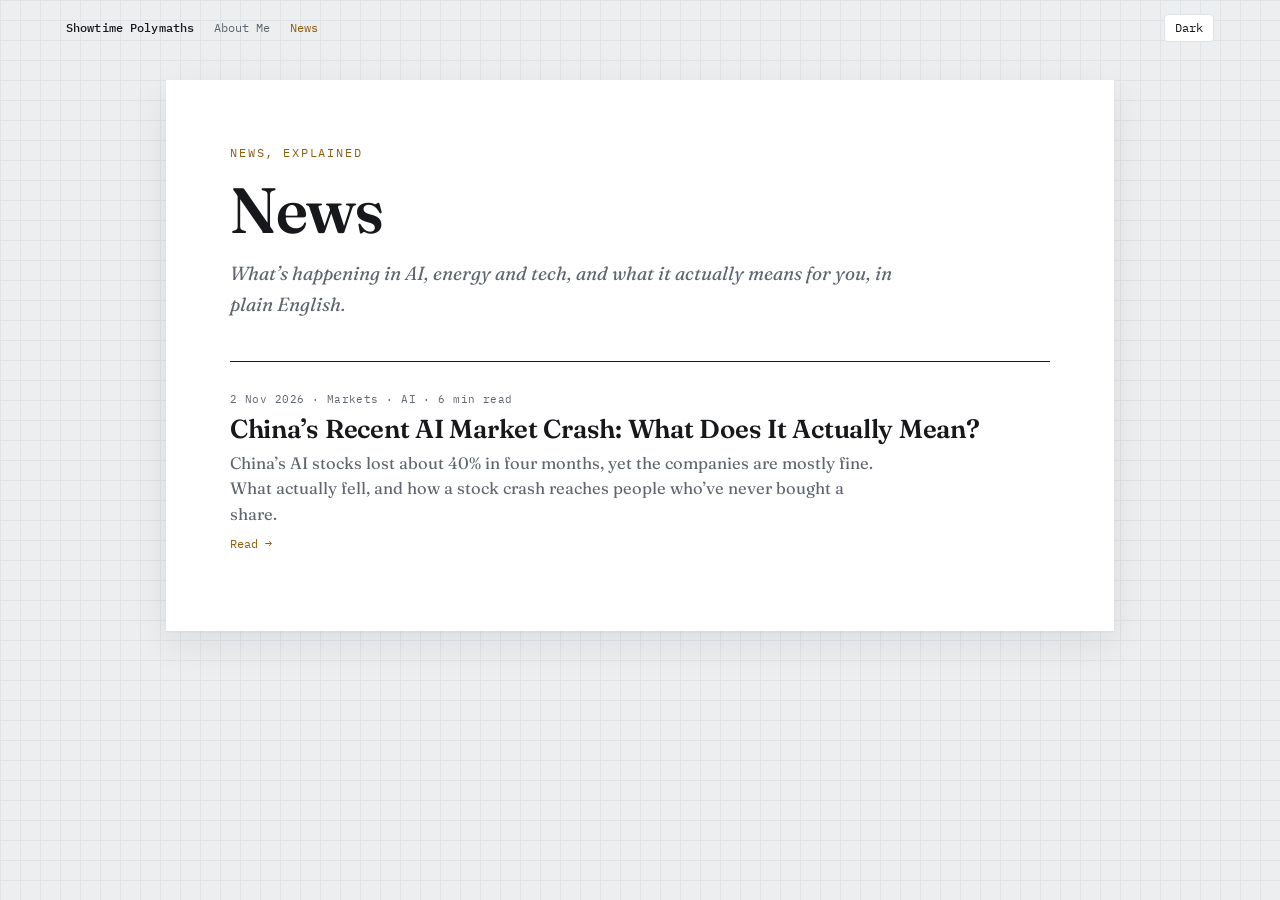
<file: news/index.html>
<!doctype html>
<html lang="en">
<head>
<meta charset="utf-8">
<meta name="viewport" content="width=device-width, initial-scale=1">
<title>Showtime Polymaths News</title>
<meta name="description" content="Showtime Polymaths · News: what's happening in AI, energy and tech, explained in plain English.">
<link rel="icon" href="../assets/favicon.svg" type="image/svg+xml">
<meta property="og:type" content="website">
<meta property="og:site_name" content="Showtime Polymaths">
<meta property="og:title" content="News · Showtime Polymaths">
<meta property="og:description" content="What’s happening in AI, energy and tech, explained in plain English.">
<meta name="twitter:card" content="summary">
<script>try{var t=localStorage.getItem('pj-theme');if(t)document.documentElement.setAttribute('data-theme',t);}catch(e){}</script>
<link rel="preconnect" href="https://fonts.googleapis.com">
<link rel="preconnect" href="https://fonts.gstatic.com" crossorigin>
<link rel="stylesheet" href="https://fonts.googleapis.com/css2?family=Fraunces:ital,opsz,wght@0,9..144,400;0,9..144,600;0,9..144,700;1,9..144,400&family=Inter:wght@400;500&family=IBM+Plex+Mono:wght@400;500&display=swap">
<link rel="stylesheet" href="../assets/css/base.css?v=4">
<link rel="stylesheet" href="../assets/css/hub.css?v=3">
<script defer src="../assets/js/site.js?v=2"></script>
<script defer src="../assets/js/catalog.js?v=6"></script>
<script defer src="../assets/js/hub.js?v=3"></script>
</head>
<body class="hub-body" data-root="../">
<header class="topbar">
  <nav class="sitenav" aria-label="Site"><a class="brand" href="../index.html">Showtime Polymaths</a><a class="navlink" href="../about.html">About Me</a><a class="navlink here" href="../news/index.html" aria-current="page">News</a></nav>
  <div class="tools">
    <button class="btn" type="button" data-action="theme">Dark</button>
  </div>
</header>
<main class="hub">
  <div class="sheet">
    <div class="kicker">News, explained</div>
    <h1>News</h1>
    <p class="lede">What’s happening in AI, energy and tech, and what it actually means for you, in plain English.</p>
    <hr class="rule">
    <div data-hub="news"></div>
  </div>
</main>
</body>
</html>
</file>
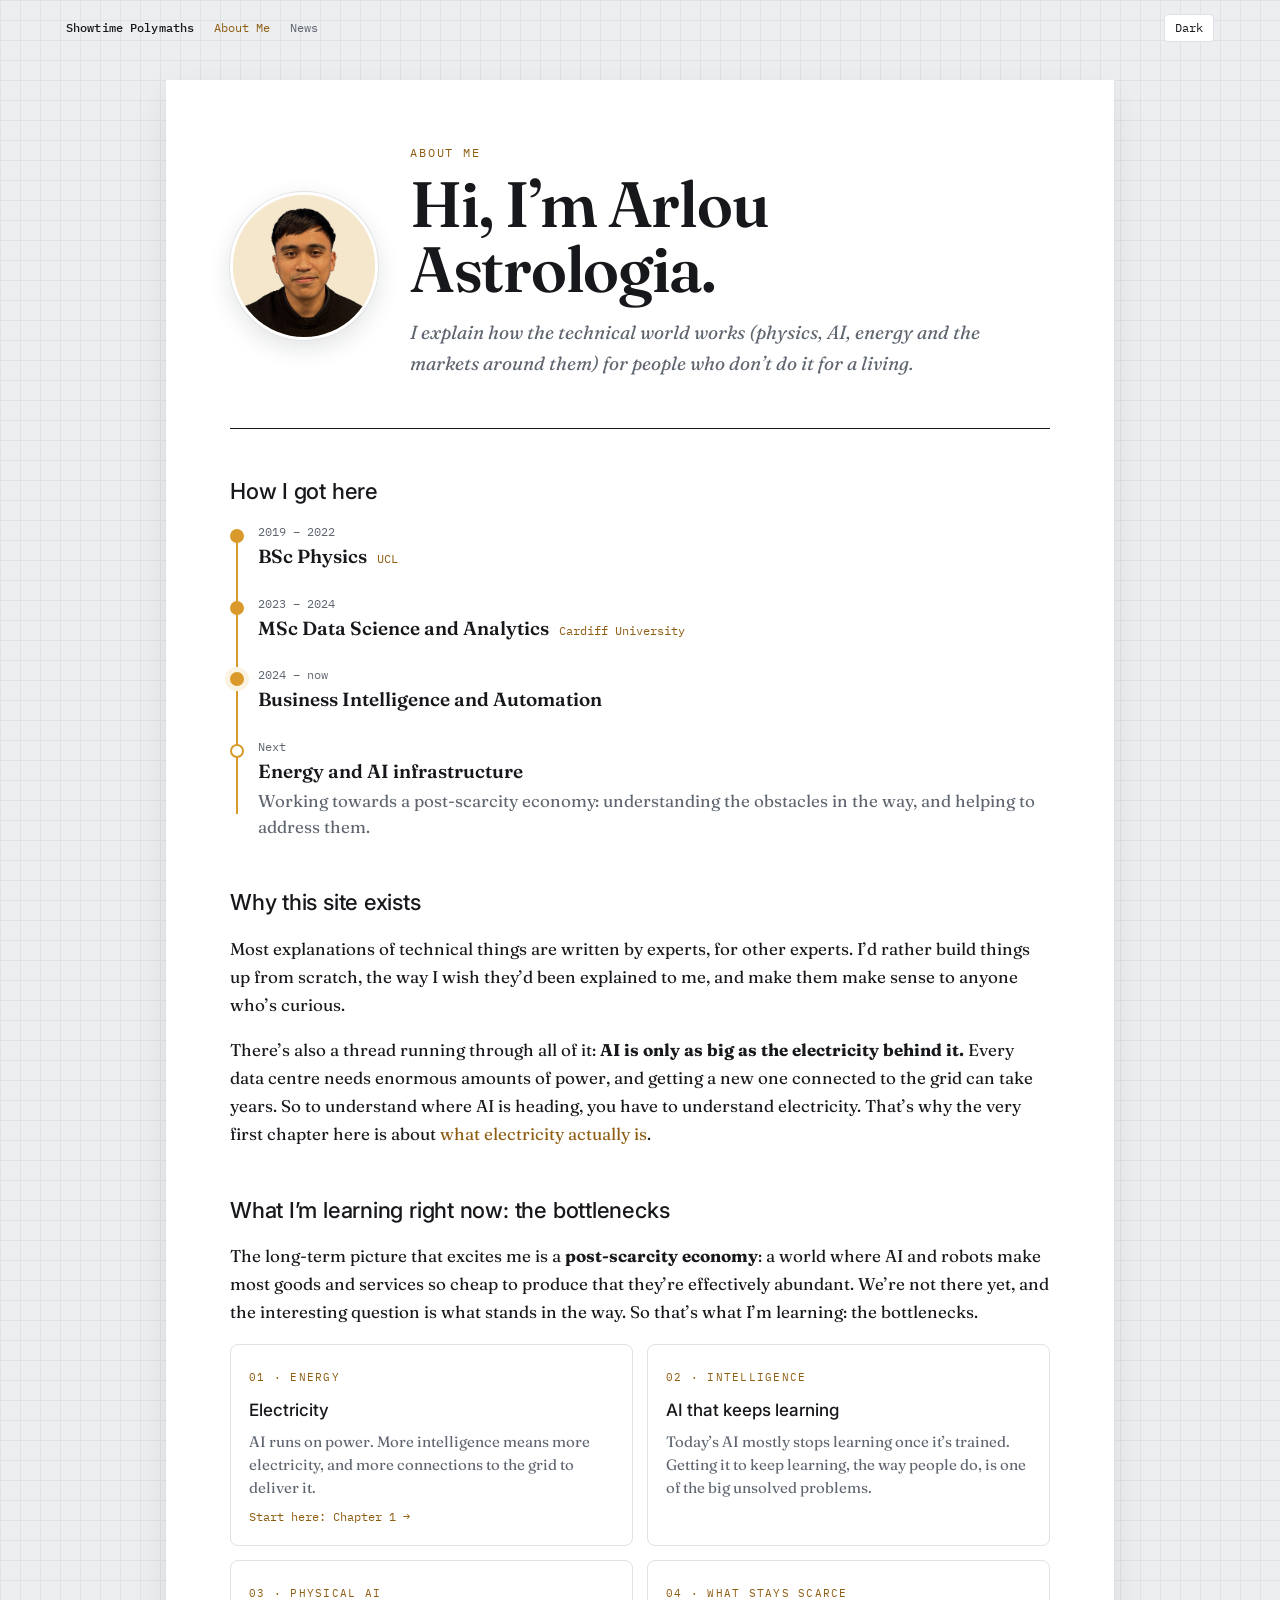
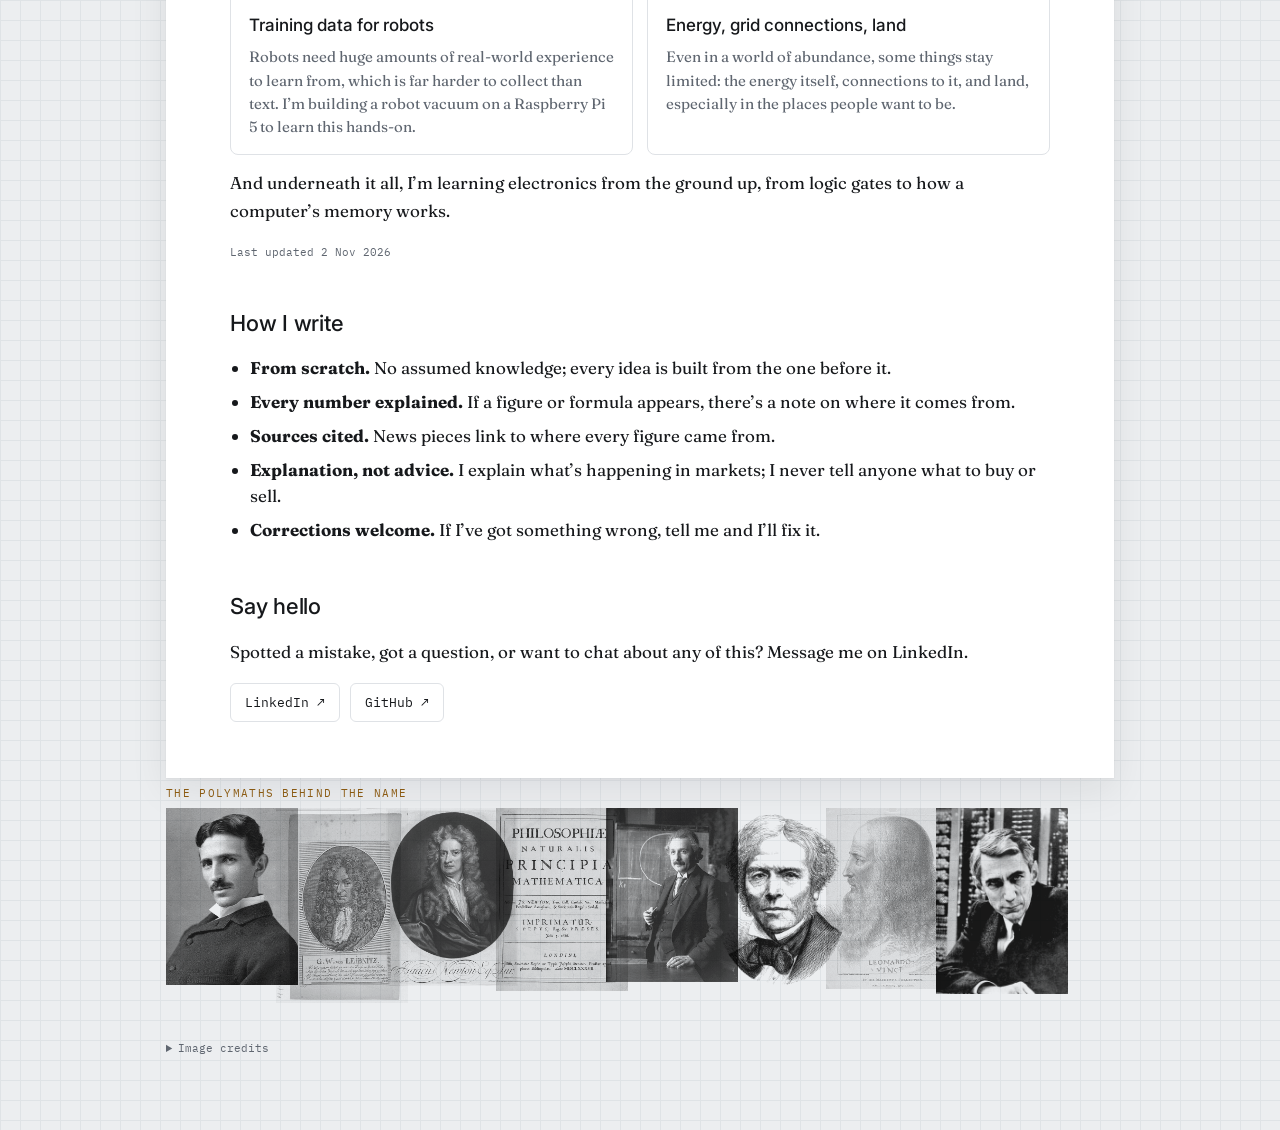
<file: about.html>
<!doctype html>
<html lang="en">
<head>
<meta charset="utf-8">
<meta name="viewport" content="width=device-width, initial-scale=1">
<title>About Arlou Astrologia</title>
<meta name="description" content="About Arlou Astrologia: physics graduate and data scientist explaining how physics, AI, energy and markets work, for people who don't do it for a living.">
<link rel="icon" href="assets/favicon.svg" type="image/svg+xml">
<meta property="og:type" content="profile">
<meta property="og:site_name" content="Showtime Polymaths">
<meta property="og:title" content="About Me · Showtime Polymaths">
<meta property="og:description" content="I explain how the technical world works (physics, AI, energy and the markets around them) for people who don’t do it for a living.">
<meta property="og:image" content="https://arlou022.github.io/showtime-polymaths/assets/about/arlou.jpg">
<meta name="twitter:card" content="summary">
<script>try{var t=localStorage.getItem('pj-theme');if(t)document.documentElement.setAttribute('data-theme',t);}catch(e){}</script>
<link rel="preconnect" href="https://fonts.googleapis.com">
<link rel="preconnect" href="https://fonts.gstatic.com" crossorigin>
<link rel="stylesheet" href="https://fonts.googleapis.com/css2?family=Fraunces:ital,opsz,wght@0,9..144,400;0,9..144,600;0,9..144,700;1,9..144,400&family=Inter:wght@400;500&family=IBM+Plex+Mono:wght@400;500&display=swap">
<link rel="stylesheet" href="assets/css/base.css?v=4">
<link rel="stylesheet" href="assets/css/hub.css?v=3">
<link rel="stylesheet" href="assets/css/about.css?v=1">
<script defer src="assets/js/site.js?v=2"></script>
<script defer src="assets/js/moodboard.js?v=3"></script>
</head>
<body class="hub-body" data-root="">
<header class="topbar">
  <nav class="sitenav" aria-label="Site"><a class="brand" href="index.html">Showtime Polymaths</a><a class="navlink here" href="about.html" aria-current="page">About Me</a><a class="navlink" href="news/index.html">News</a></nav>
  <div class="tools">
    <button class="btn" type="button" data-action="theme">Dark</button>
  </div>
</header>
<main class="hub">
  <div class="sheet">

    <div class="about-hero">
      <div class="avatar"><img src="assets/about/arlou.jpg?v=1" alt="Arlou Astrologia" width="375" height="375"></div>
      <div class="who">
        <div class="kicker">About me</div>
        <h1>Hi, I’m Arlou Astrologia.</h1>
        <p class="lede">I explain how the technical world works (physics, AI, energy and the markets around them) for people who don’t do it for a living.</p>
      </div>
    </div>

    <hr class="rule">

    <section class="about-sec" id="route">
      <h2>How I got here</h2>
      <ol class="route">
        <li>
          <span class="when">2019 – 2022</span>
          <span class="what">BSc Physics <small>UCL</small></span>
        </li>
        <li>
          <span class="when">2023 – 2024</span>
          <span class="what">MSc Data Science and Analytics <small>Cardiff University</small></span>
        </li>
        <li class="now">
          <span class="when">2024 – now</span>
          <span class="what">Business Intelligence and Automation</span>
        </li>
        <li class="next">
          <span class="when">Next</span>
          <span class="what">Energy and AI infrastructure</span>
          <span class="note">Working towards a post-scarcity economy: understanding the obstacles in the way, and helping to address them.</span>
        </li>
      </ol>
    </section>

    <section class="about-sec" id="why">
      <h2>Why this site exists</h2>
      <p>Most explanations of technical things are written by experts, for other experts. I’d rather build things up from scratch, the way I wish they’d been explained to me, and make them make sense to anyone who’s curious.</p>
      <p>There’s also a thread running through all of it: <strong>AI is only as big as the electricity behind it.</strong> Every data centre needs enormous amounts of power, and getting a new one connected to the grid can take years. So to understand where AI is heading, you have to understand electricity. That’s why the very first chapter here is about <a href="physics/electromagnetism/ch01-charge-to-ohms-law.html">what electricity actually is</a>.</p>
    </section>

    <section class="about-sec" id="now">
      <h2>What I’m learning right now: the bottlenecks</h2>
      <p>The long-term picture that excites me is a <strong>post-scarcity economy</strong>: a world where AI and robots make most goods and services so cheap to produce that they’re effectively abundant. We’re not there yet, and the interesting question is what stands in the way. So that’s what I’m learning: the bottlenecks.</p>
      <div class="bottlenecks">
        <div class="bn">
          <span class="tag">01 · Energy</span>
          <h3>Electricity</h3>
          <p>AI runs on power. More intelligence means more electricity, and more connections to the grid to deliver it.</p>
          <a href="physics/electromagnetism/ch01-charge-to-ohms-law.html">Start here: Chapter 1 →</a>
        </div>
        <div class="bn">
          <span class="tag">02 · Intelligence</span>
          <h3>AI that keeps learning</h3>
          <p>Today’s AI mostly stops learning once it’s trained. Getting it to keep learning, the way people do, is one of the big unsolved problems.</p>
        </div>
        <div class="bn">
          <span class="tag">03 · Physical AI</span>
          <h3>Training data for robots</h3>
          <p>Robots need huge amounts of real-world experience to learn from, which is far harder to collect than text. I’m building a robot vacuum on a Raspberry Pi 5 to learn this hands-on.</p>
        </div>
        <div class="bn">
          <span class="tag">04 · What stays scarce</span>
          <h3>Energy, grid connections, land</h3>
          <p>Even in a world of abundance, some things stay limited: the energy itself, connections to it, and land, especially in the places people want to be.</p>
        </div>
      </div>
      <p>And underneath it all, I’m learning electronics from the ground up, from logic gates to how a computer’s memory works.</p>
      <p class="updated">Last updated 2 Nov 2026</p>
    </section>

    <section class="about-sec" id="how">
      <h2>How I write</h2>
      <ul class="principles">
        <li><strong>From scratch.</strong> No assumed knowledge; every idea is built from the one before it.</li>
        <li><strong>Every number explained.</strong> If a figure or formula appears, there’s a note on where it comes from.</li>
        <li><strong>Sources cited.</strong> News pieces link to where every figure came from.</li>
        <li><strong>Explanation, not advice.</strong> I explain what’s happening in markets; I never tell anyone what to buy or sell.</li>
        <li><strong>Corrections welcome.</strong> If I’ve got something wrong, tell me and I’ll fix it.</li>
      </ul>
    </section>

    <section class="about-sec" id="contact">
      <h2>Say hello</h2>
      <p>Spotted a mistake, got a question, or want to chat about any of this? Message me on LinkedIn.</p>
      <div class="contact">
        <a href="https://www.linkedin.com/in/arlouastrologia/" target="_blank" rel="noopener">LinkedIn ↗</a>
        <a href="https://github.com/arlou022" target="_blank" rel="noopener">GitHub ↗</a>
      </div>
    </section>

  </div>
</main>
</body>
</html>
</file>
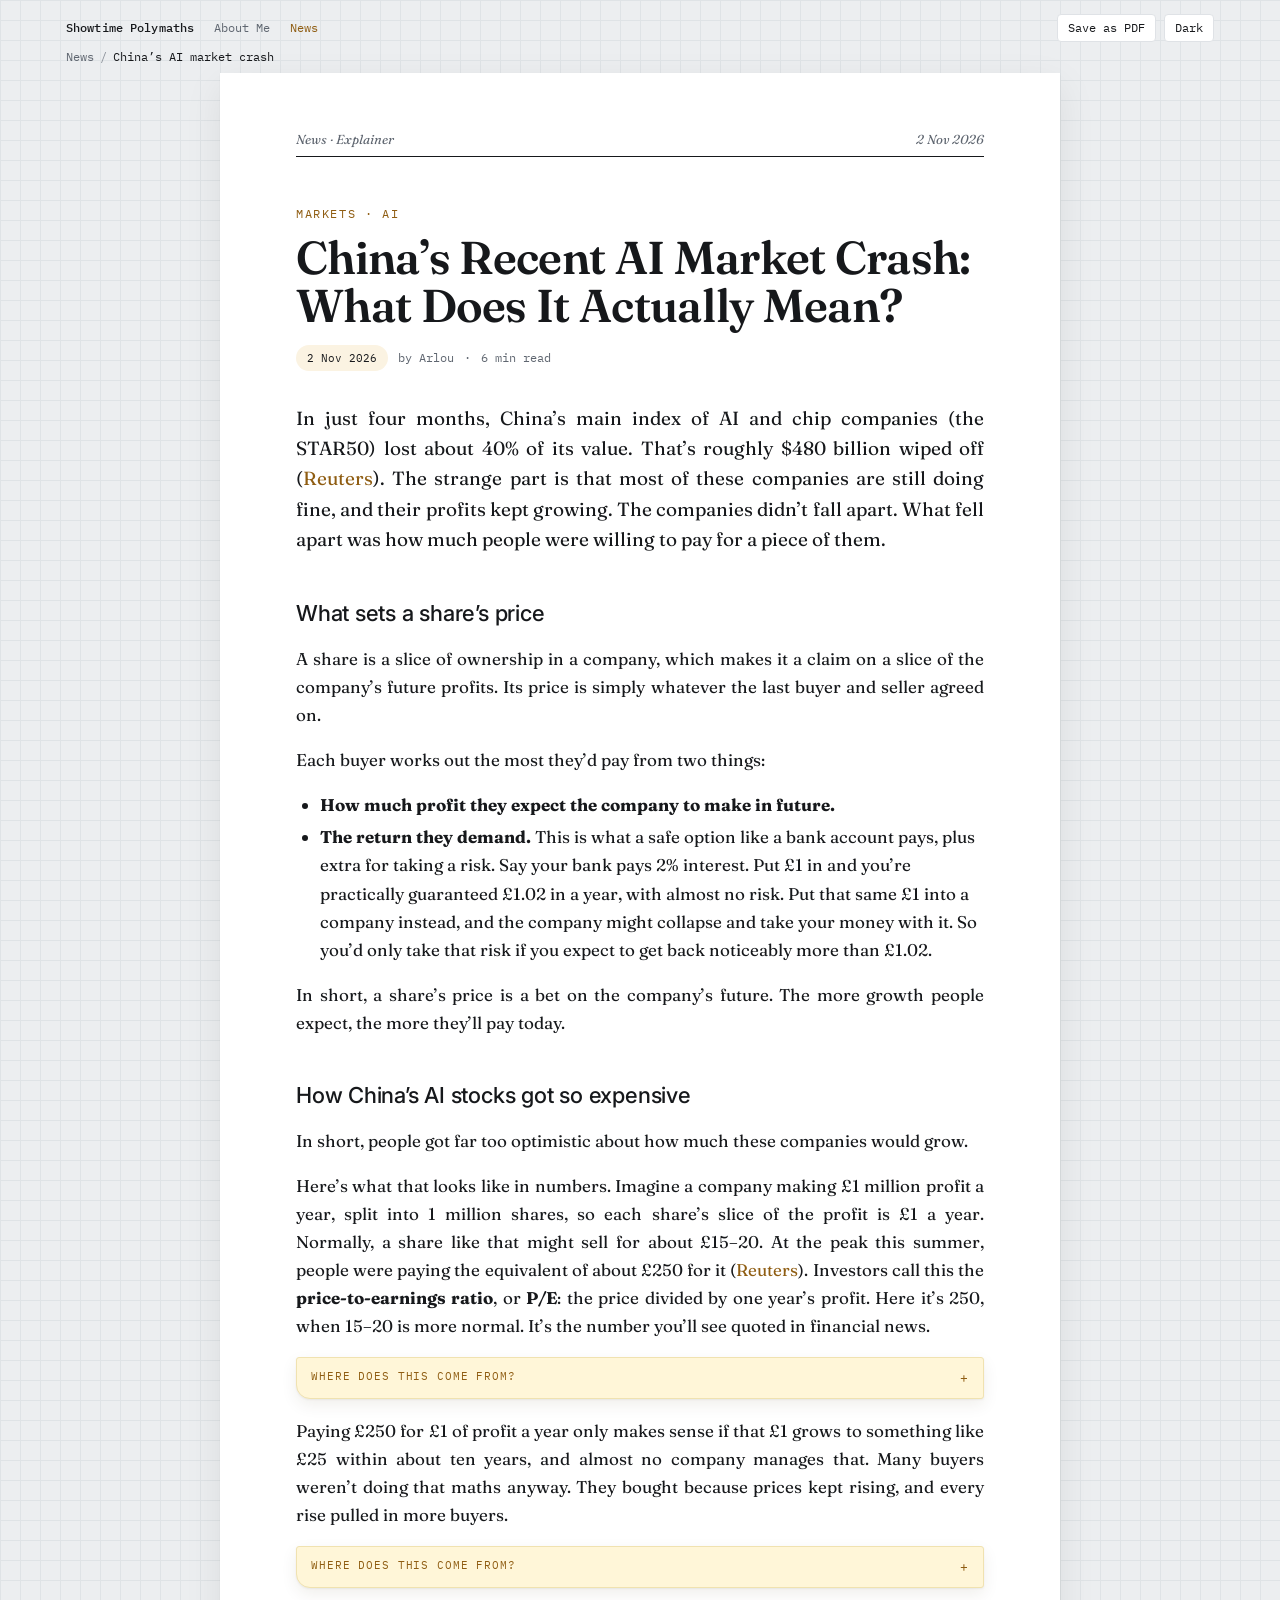
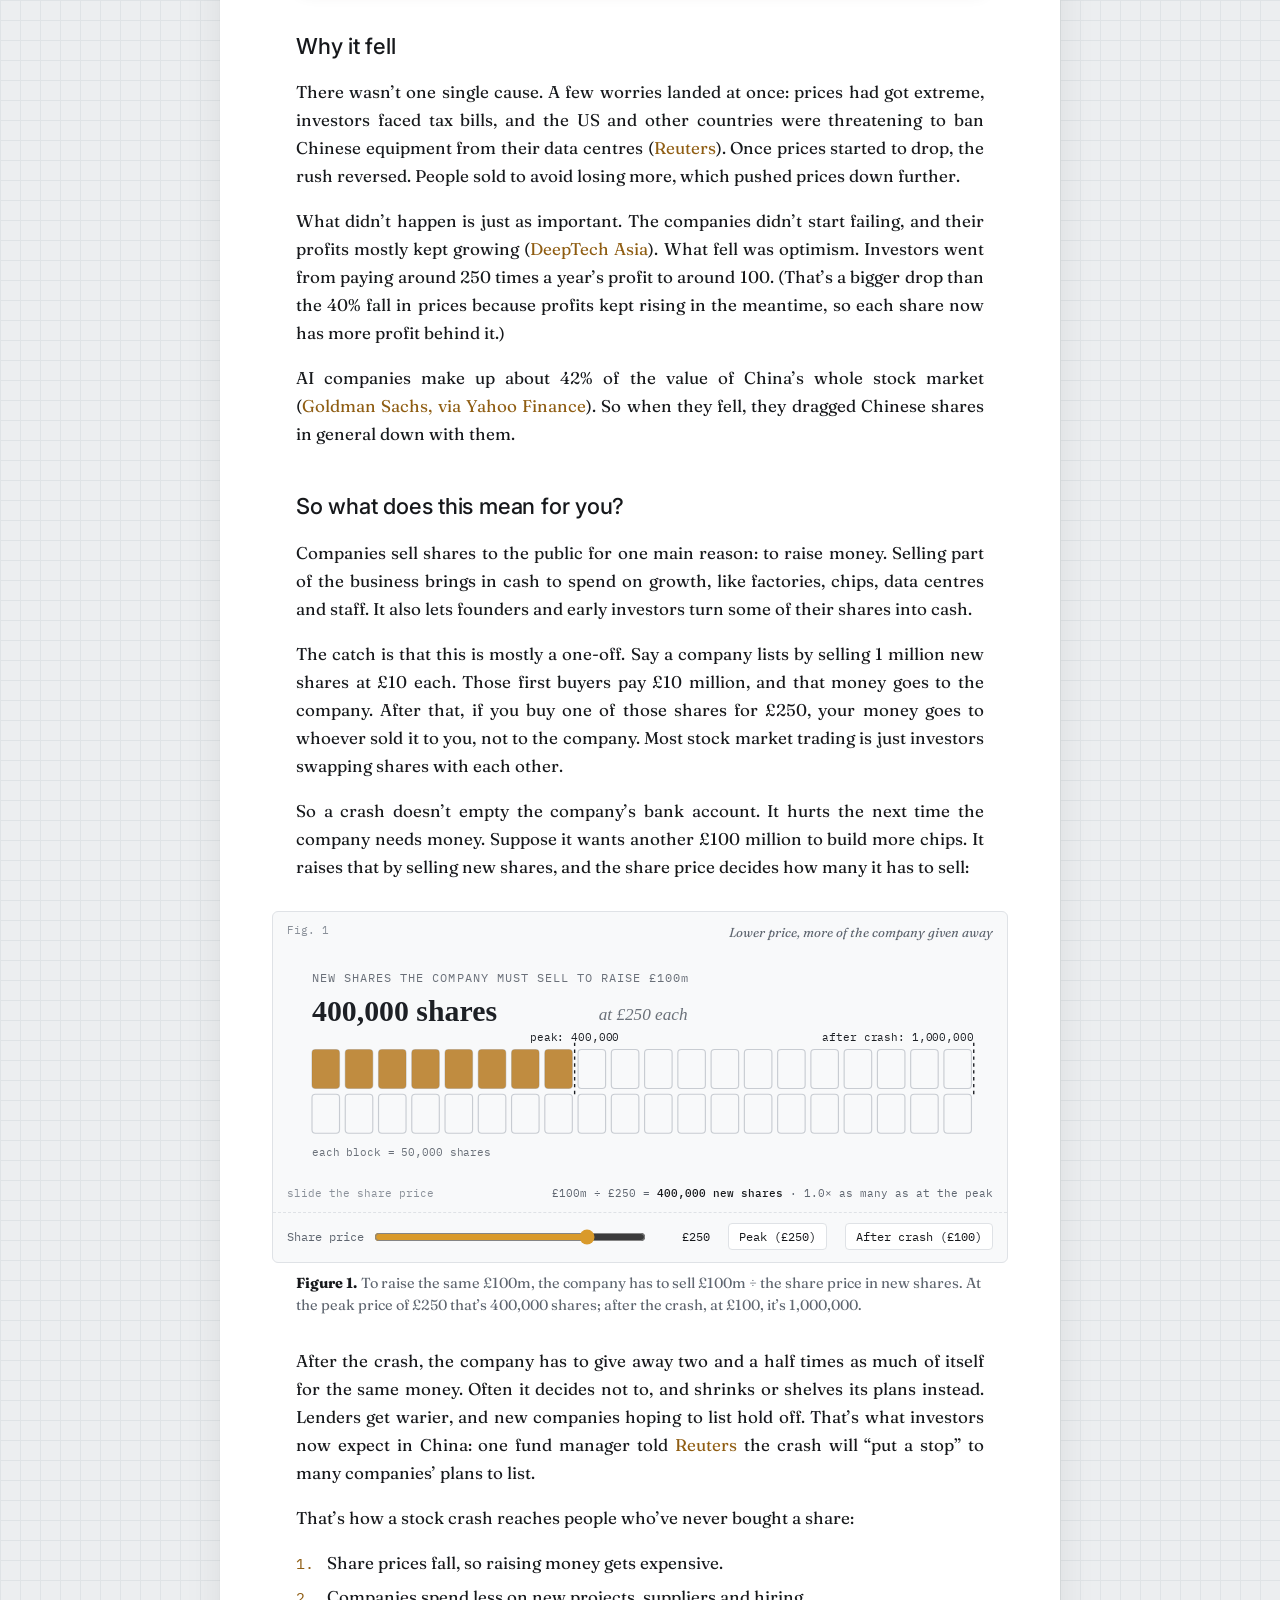
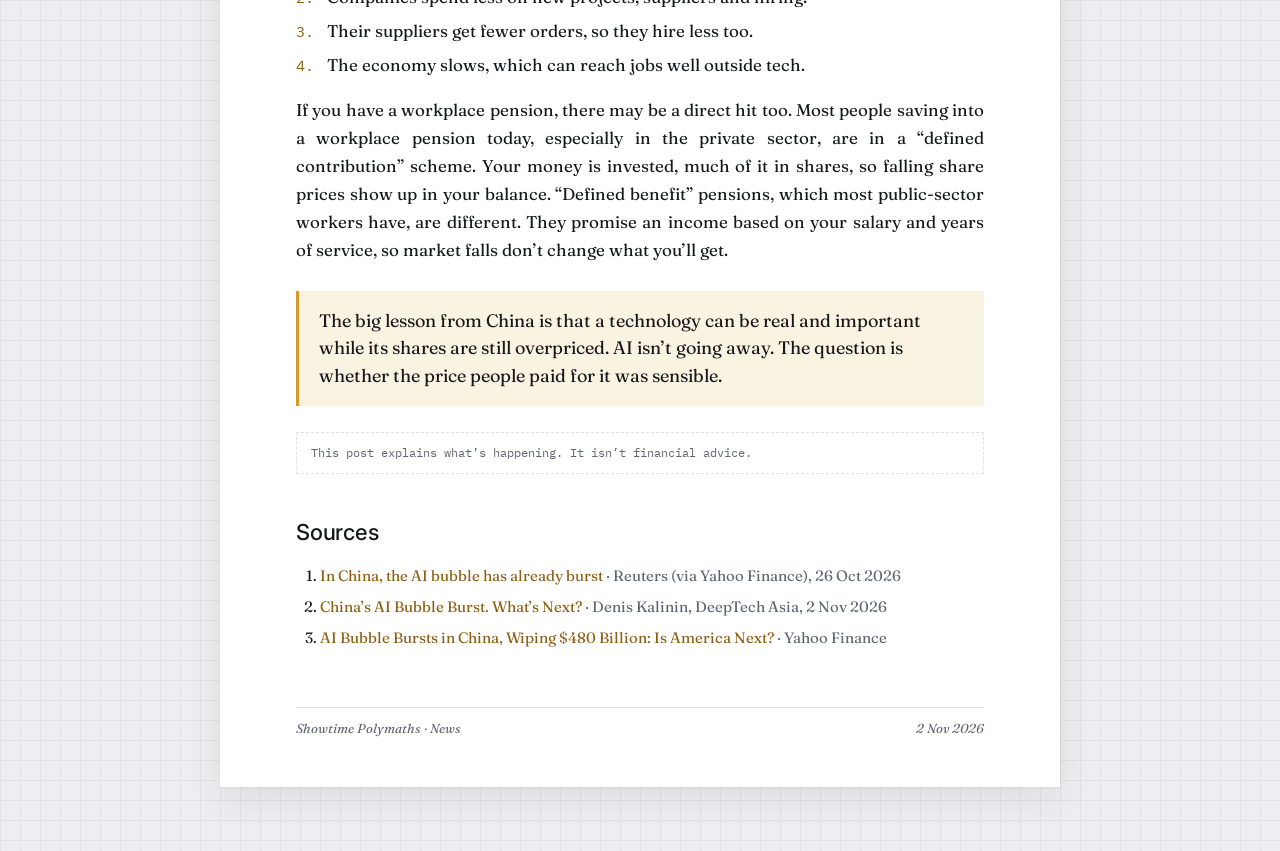
<file: news/2026-11-02-china-ai-market-crash.html>
<!doctype html>
<html lang="en">
<head>
<meta charset="utf-8">
<meta name="viewport" content="width=device-width, initial-scale=1">
<title>China's AI Market Crash</title>
<meta name="description" content="China's AI stocks lost about 40% in four months, yet the companies are mostly fine. What actually fell, and how a stock crash reaches people who've never bought a share.">
<link rel="icon" href="../assets/favicon.svg" type="image/svg+xml">
<meta property="og:type" content="article">
<meta property="og:site_name" content="Showtime Polymaths">
<meta property="og:title" content="China’s Recent AI Market Crash: What Does It Actually Mean?">
<meta property="og:description" content="China’s AI stocks lost about 40% in four months, yet the companies are mostly fine. Here’s what actually fell, and why it matters to you.">
<meta name="twitter:card" content="summary">
<script>try{var t=localStorage.getItem('pj-theme');if(t)document.documentElement.setAttribute('data-theme',t);}catch(e){}</script>
<link rel="preconnect" href="https://fonts.googleapis.com">
<link rel="preconnect" href="https://fonts.gstatic.com" crossorigin>
<link rel="stylesheet" href="https://fonts.googleapis.com/css2?family=Fraunces:ital,opsz,wght@0,9..144,400;0,9..144,600;0,9..144,700;1,9..144,400&family=Inter:wght@400;500&family=IBM+Plex+Mono:wght@400;500&display=swap">
<link rel="stylesheet" href="../assets/css/base.css?v=4">
<link rel="stylesheet" href="../assets/css/notes.css?v=5">
<link rel="stylesheet" href="../assets/css/news.css?v=1">
<script defer src="../assets/js/site.js?v=2"></script>
<script defer src="../assets/js/fig-kit.js?v=2"></script>
<script defer src="../assets/js/figures/raise.js?v=1"></script>
<script defer src="../assets/js/notes.js?v=5"></script>
</head>
<body data-chapter="news-2026-11-02" data-article>

<header class="topbar">
  <nav class="sitenav" aria-label="Site"><a class="brand" href="../index.html">Showtime Polymaths</a><a class="navlink" href="../about.html">About Me</a><a class="navlink here" href="../news/index.html" aria-current="page">News</a></nav>
  <div class="tools">
    <button class="btn" type="button" data-action="print">Save as PDF</button>
    <button class="btn" type="button" data-action="theme">Dark</button>
  </div>
</header>
<nav class="crumbs crumbrow" aria-label="Breadcrumb"><a href="index.html">News</a><span class="sep">/</span><span class="here">China’s AI market crash</span></nav>

<div class="shell">
  <main class="page">
    <div class="running-head"><span>News · Explainer</span><span>2 Nov 2026</span></div>

    <div class="title-block">
      <div class="chapter-label">Markets · AI</div>
      <h1>China’s Recent AI Market Crash: What Does It Actually Mean?</h1>
      <div class="article-meta"><span class="pill">2 Nov 2026</span><span>by Arlou</span><span>·</span><span>6 min read</span></div>
    </div>

    <p class="article-lede">In just four months, China’s main index of AI and chip companies (the STAR50) lost about 40% of its value. That’s roughly $480 billion wiped off (<a href="https://finance.yahoo.com/markets/stocks/articles/analysis-china-ai-bubble-already-120038616.html" target="_blank" rel="noopener">Reuters</a>). The strange part is that most of these companies are still doing fine, and their profits kept growing. The companies didn’t fall apart. What fell apart was how much people were willing to pay for a piece of them.</p>

    <section class="art" id="price">
      <h2>What sets a share’s price</h2>
      <p>A share is a slice of ownership in a company, which makes it a claim on a slice of the company’s future profits. Its price is simply whatever the last buyer and seller agreed on.</p>
      <p>Each buyer works out the most they’d pay from two things:</p>
      <ul>
        <li><strong>How much profit they expect the company to make in future.</strong></li>
        <li><strong>The return they demand.</strong> This is what a safe option like a bank account pays, plus extra for taking a risk. Say your bank pays 2% interest. Put £1 in and you’re practically guaranteed £1.02 in a year, with almost no risk. Put that same £1 into a company instead, and the company might collapse and take your money with it. So you’d only take that risk if you expect to get back noticeably more than £1.02.</li>
      </ul>
      <p>In short, a share’s price is a bet on the company’s future. The more growth people expect, the more they’ll pay today.</p>
    </section>

    <section class="art" id="expensive">
      <h2>How China’s AI stocks got so expensive</h2>
      <p>In short, people got far too optimistic about how much these companies would grow.</p>
      <p>Here’s what that looks like in numbers. Imagine a company making £1 million profit a year, split into 1 million shares, so each share’s slice of the profit is £1 a year. Normally, a share like that might sell for about £15–20. At the peak this summer, people were paying the equivalent of about £250 for it (<a href="https://finance.yahoo.com/markets/stocks/articles/analysis-china-ai-bubble-already-120038616.html" target="_blank" rel="noopener">Reuters</a>). Investors call this the <strong>price-to-earnings ratio</strong>, or <strong>P/E</strong>: the price divided by one year’s profit. Here it’s 250, when 15–20 is more normal. It’s the number you’ll see quoted in financial news.</p>
      <details class="why">
        <summary>Where does this come from?</summary>
        <span class="why-q">What’s a “normal” P/E?</span>
        <p>P/E = share price ÷ profit per share. A P/E of 20 means you’re paying 20 years of today’s profit up front.</p>
        <p>For comparison, Reuters puts the Nasdaq 100, home of America’s big tech companies, at about 30. China’s STAR50 hit nearly 250 at its peak and was still around 100 after the crash.</p>
      </details>
      <p>Paying £250 for £1 of profit a year only makes sense if that £1 grows to something like £25 within about ten years, and almost no company manages that. Many buyers weren’t doing that maths anyway. They bought because prices kept rising, and every rise pulled in more buyers.</p>
      <details class="why">
        <summary>Where does this come from?</summary>
        <span class="why-q">Why “about £25 in ten years”?</span>
        <p>Say that in ten years you’d expect the share to be priced “normally” again, at about 18× profit. You’d also want your £250 to have grown, say by around 6% a year, to about £450.</p>
        <p>For £450 to be a normal price, the profit per share has to be about £450 ÷ 18 ≈ £25. That’s 25 times today’s £1, which means profits growing by roughly 38% every single year for a decade.</p>
      </details>
    </section>

    <section class="art" id="fell">
      <h2>Why it fell</h2>
      <p>There wasn’t one single cause. A few worries landed at once: prices had got extreme, investors faced tax bills, and the US and other countries were threatening to ban Chinese equipment from their data centres (<a href="https://finance.yahoo.com/markets/stocks/articles/analysis-china-ai-bubble-already-120038616.html" target="_blank" rel="noopener">Reuters</a>). Once prices started to drop, the rush reversed. People sold to avoid losing more, which pushed prices down further.</p>
      <p>What didn’t happen is just as important. The companies didn’t start failing, and their profits mostly kept growing (<a href="https://www.deeptech.asia/p/chinas-ai-bubble-burst-whats-next" target="_blank" rel="noopener">DeepTech Asia</a>). What fell was optimism. Investors went from paying around 250 times a year’s profit to around 100. (That’s a bigger drop than the 40% fall in prices because profits kept rising in the meantime, so each share now has more profit behind it.)</p>
      <p>AI companies make up about 42% of the value of China’s whole stock market (<a href="https://finance.yahoo.com/markets/stocks/articles/ai-bubble-bursts-china-wiping-195630824.html" target="_blank" rel="noopener">Goldman Sachs, via Yahoo Finance</a>). So when they fell, they dragged Chinese shares in general down with them.</p>
    </section>

    <section class="art" id="you">
      <h2>So what does this mean for you?</h2>
      <p>Companies sell shares to the public for one main reason: to raise money. Selling part of the business brings in cash to spend on growth, like factories, chips, data centres and staff. It also lets founders and early investors turn some of their shares into cash.</p>
      <p>The catch is that this is mostly a one-off. Say a company lists by selling 1 million new shares at £10 each. Those first buyers pay £10 million, and that money goes to the company. After that, if you buy one of those shares for £250, your money goes to whoever sold it to you, not to the company. Most stock market trading is just investors swapping shares with each other.</p>
      <p>So a crash doesn’t empty the company’s bank account. It hurts the next time the company needs money. Suppose it wants another £100 million to build more chips. It raises that by selling new shares, and the share price decides how many it has to sell:</p>

      <figure class="fig screen-only" id="fig-raise" data-figure="raise" data-height="210" data-label="Slider showing how many new shares are needed to raise £100 million at different share prices">
        <div class="fig-frame">
          <div class="fig-head"><span class="fig-num"></span><span class="fig-tag">Lower price, more of the company given away</span></div>
          <div class="fig-stage"></div>
          <div class="fig-foot"><span class="fig-hint">slide the share price</span><span class="fig-readout"></span></div>
          <div class="fig-controls"></div>
        </div>
        <figcaption>To raise the same £100m, the company has to sell £100m ÷ the share price in new shares. At the peak price of £250 that’s 400,000 shares; after the crash, at £100, it’s 1,000,000.</figcaption>
      </figure>
      <table class="data print-only">
        <tr><th>Share price</th><th>New shares needed to raise £100m</th></tr>
        <tr><td>£250 (peak)</td><td>400,000</td></tr>
        <tr><td>£100 (after the crash)</td><td>1,000,000</td></tr>
      </table>

      <p>After the crash, the company has to give away two and a half times as much of itself for the same money. Often it decides not to, and shrinks or shelves its plans instead. Lenders get warier, and new companies hoping to list hold off. That’s what investors now expect in China: one fund manager told <a href="https://finance.yahoo.com/markets/stocks/articles/analysis-china-ai-bubble-already-120038616.html" target="_blank" rel="noopener">Reuters</a> the crash will “put a stop” to many companies’ plans to list.</p>
      <p>That’s how a stock crash reaches people who’ve never bought a share:</p>
      <ol class="steps">
        <li>Share prices fall, so raising money gets expensive.</li>
        <li>Companies spend less on new projects, suppliers and hiring.</li>
        <li>Their suppliers get fewer orders, so they hire less too.</li>
        <li>The economy slows, which can reach jobs well outside tech.</li>
      </ol>
      <p>If you have a workplace pension, there may be a direct hit too. Most people saving into a workplace pension today, especially in the private sector, are in a “defined contribution” scheme. Your money is invested, much of it in shares, so falling share prices show up in your balance. “Defined benefit” pensions, which most public-sector workers have, are different. They promise an income based on your salary and years of service, so market falls don’t change what you’ll get.</p>

      <div class="takeaway"><p>The big lesson from China is that a technology can be real and important while its shares are still overpriced. AI isn’t going away. The question is whether the price people paid for it was sensible.</p></div>

      <p class="disclaimer">This post explains what’s happening. It isn’t financial advice.</p>
    </section>

    <section class="art sources" id="sources">
      <h2>Sources</h2>
      <ol>
        <li><a href="https://finance.yahoo.com/markets/stocks/articles/analysis-china-ai-bubble-already-120038616.html" target="_blank" rel="noopener">In China, the AI bubble has already burst</a> <span class="src-meta">· Reuters (via Yahoo Finance), 26 Oct 2026</span></li>
        <li><a href="https://www.deeptech.asia/p/chinas-ai-bubble-burst-whats-next" target="_blank" rel="noopener">China’s AI Bubble Burst. What’s Next?</a> <span class="src-meta">· Denis Kalinin, DeepTech Asia, 2 Nov 2026</span></li>
        <li><a href="https://finance.yahoo.com/markets/stocks/articles/ai-bubble-bursts-china-wiping-195630824.html" target="_blank" rel="noopener">AI Bubble Bursts in China, Wiping $480 Billion: Is America Next?</a> <span class="src-meta">· Yahoo Finance</span></li>
      </ol>
    </section>

    <div class="running-foot"><span>Showtime Polymaths · News</span><span>2 Nov 2026</span></div>
  </main>
</div>

</body>
</html>
</file>
<file: assets/css/base.css>
/* Showtime Polymaths: shared design tokens and base styles. Palette: graphite + amber */

:root {
  --desk: #eceef0;
  --desk-grid: #dfe3e6;
  --paper: #ffffff;
  --ink: #16181b;
  --muted: #5f6670;
  --faint: #8a9099;
  --rule: #dfe2e6;
  --accent: #8f5d12;          /* amber for text + links (readable on white) */
  --accent-bright: #d99a2b;   /* amber for fills, trace, highlights */
  --accent-soft: #fbf3e2;
  --warn: #a2402c;
  --warn-soft: #fbefec;
  --good: #2c6a3f;
  --good-soft: #edf5ef;
  --shadow: 0 1px 2px rgba(20, 24, 30, .05), 0 12px 36px rgba(20, 24, 30, .08);

  /* figure palette */
  --fig-bg: #f8f9fa;
  --fig-paper: #ffffff;
  --fig-ink: #1d2025;
  --fig-muted: #6a7079;
  --fig-faint: #c8ccd2;
  --fig-grid: #e9ebee;
  --fig-pos: #c43d2f;
  --fig-neg: #2a64b4;
  --fig-neutral: #9a9a95;
  --fig-accent: #b7791f;
  --fig-warm: #d99a2b;
  --fig-good: #2f8a4a;

  --serif: "Fraunces", "KaTeX_Main", Georgia, "Times New Roman", serif;
  --sans: "Inter", system-ui, "Segoe UI", Roboto, sans-serif;
  --mono: "IBM Plex Mono", ui-monospace, "Cascadia Mono", Consolas, monospace;
  color-scheme: light;
}

@media (prefers-color-scheme: dark) {
  :root:not([data-theme="light"]) {
    --desk: #111316;
    --desk-grid: #1b1e23;
    --paper: #1a1c20;
    --ink: #e9e7e2;
    --muted: #a7abb2;
    --faint: #7a7f87;
    --rule: #2f3238;
    --accent: #f0b44c;
    --accent-bright: #f0b44c;
    --accent-soft: #2a2215;
    --warn: #ef9a86;
    --warn-soft: #2c1c18;
    --good: #93d3a2;
    --good-soft: #182a1d;
    --shadow: 0 1px 2px rgba(0, 0, 0, .4), 0 12px 36px rgba(0, 0, 0, .45);
    --fig-bg: #202227;
    --fig-paper: #2a2c32;
    --fig-ink: #e9e7e2;
    --fig-muted: #a19e98;
    --fig-faint: #52555c;
    --fig-grid: #2c2e34;
    --fig-pos: #ff7b6b;
    --fig-neg: #6fa9ff;
    --fig-neutral: #8f8b84;
    --fig-accent: #f0b44c;
    --fig-warm: #f0b44c;
    --fig-good: #6fcf8a;
    color-scheme: dark;
  }
}

:root[data-theme="dark"] {
  --desk: #111316;
  --desk-grid: #1b1e23;
  --paper: #1a1c20;
  --ink: #e9e7e2;
  --muted: #a7abb2;
  --faint: #7a7f87;
  --rule: #2f3238;
  --accent: #f0b44c;
  --accent-bright: #f0b44c;
  --accent-soft: #2a2215;
  --warn: #ef9a86;
  --warn-soft: #2c1c18;
  --good: #93d3a2;
  --good-soft: #182a1d;
  --shadow: 0 1px 2px rgba(0, 0, 0, .4), 0 12px 36px rgba(0, 0, 0, .45);
  --fig-bg: #202227;
  --fig-paper: #2a2c32;
  --fig-ink: #e9e7e2;
  --fig-muted: #a19e98;
  --fig-faint: #52555c;
  --fig-grid: #2c2e34;
  --fig-pos: #ff7b6b;
  --fig-neg: #6fa9ff;
  --fig-neutral: #8f8b84;
  --fig-accent: #f0b44c;
  --fig-warm: #f0b44c;
  --fig-good: #6fcf8a;
  color-scheme: dark;
}

*, *::before, *::after { box-sizing: border-box; }

html { -webkit-text-size-adjust: 100%; }

body {
  margin: 0;
  background-color: var(--desk);
  background-image:
    linear-gradient(var(--desk-grid) 1px, transparent 1px),
    linear-gradient(90deg, var(--desk-grid) 1px, transparent 1px);
  background-size: 20px 20px;
  color: var(--ink);
  font-family: var(--serif);
  font-size: 17px;
  line-height: 1.65;
  font-optical-sizing: auto;
  -webkit-font-smoothing: antialiased;
}

a { color: var(--accent); text-decoration: none; }
a:hover { text-decoration: underline; text-underline-offset: 2px; }

.mono { font-family: var(--mono); }

/* Top bar shared by hub + notes */
.topbar {
  display: flex;
  align-items: center;
  justify-content: space-between;
  gap: 12px;
  max-width: 1180px;
  margin: 0 auto;
  padding: 14px 16px;
  font-family: var(--mono);
  font-size: 12px;
  color: var(--muted);
}
.crumbs { display: flex; flex-wrap: wrap; gap: 6px; align-items: center; min-width: 0; }
.crumbs a { color: var(--muted); }
.crumbs a:hover { color: var(--ink); }
.crumbs .sep { color: var(--faint); }
.crumbs .here { color: var(--ink); }
.tools { display: flex; gap: 8px; flex-shrink: 0; }

.btn {
  font-family: var(--mono);
  font-size: 12px;
  color: var(--ink);
  background: var(--paper);
  border: 1px solid var(--rule);
  border-radius: 4px;
  padding: 5px 10px;
  cursor: pointer;
  line-height: 1.3;
}
.btn:hover { border-color: var(--accent-bright); }
.btn:focus-visible, .seg-btn:focus-visible { outline: 2px solid var(--accent-bright); outline-offset: 1px; }

/* Top-bar section link (e.g. News) */
.navlink { font-family: var(--mono); font-size: 12px; color: var(--muted); padding: 5px 4px; align-self: center; }
.navlink:hover { color: var(--ink); text-decoration: none; }
.navlink.here { color: var(--accent); }

/* Site navigation (left of the top bar) + breadcrumb row */
.sitenav { display: flex; flex-wrap: wrap; align-items: baseline; gap: 4px 20px; min-width: 0; }
.sitenav .brand { color: var(--ink); font-weight: 500; letter-spacing: .01em; }
.sitenav .brand:hover { text-decoration: none; color: var(--accent); }
.sitenav .navlink { padding: 0; }
.crumbrow {
  max-width: 1180px;
  margin: -8px auto 0;
  padding: 0 16px 6px;
  font-family: var(--mono);
  font-size: 11.5px;
  color: var(--muted);
}
</file>
<file: assets/css/hub.css>
/* Showtime Polymaths: home + subject pages */

.hub {
  max-width: 980px;
  margin: 0 auto;
  padding: 24px 16px 72px;
}
.sheet {
  background: var(--paper);
  box-shadow: var(--shadow);
  padding: 64px 64px 56px;
}
@media (max-width: 720px) { .sheet { padding: 32px 18px 36px; box-shadow: none; border: 1px solid var(--rule); } }

.kicker {
  font-family: var(--mono);
  font-size: 11.5px;
  letter-spacing: .16em;
  text-transform: uppercase;
  color: var(--accent);
}
.hub h1 {
  font-size: clamp(38px, 8vw, 64px);
  line-height: 1.02;
  font-weight: 600;
  letter-spacing: -.02em;
  margin: 14px 0 16px;
}
.lede { font-size: 19px; font-style: italic; color: var(--muted); max-width: 36em; margin: 0 0 8px; }
.rule { border: 0; border-top: .5px solid var(--ink); margin: 40px 0 28px; }

/* Subject cards */
.cards { display: grid; grid-template-columns: repeat(auto-fit, minmax(240px, 1fr)); gap: 18px; }
.card {
  display: flex;
  flex-direction: column;
  gap: 8px;
  padding: 22px 22px 18px;
  border: 1px solid var(--rule);
  border-radius: 8px;
  background: var(--paper);
  color: var(--ink);
  min-height: 210px;
  transition: border-color .15s, transform .15s, box-shadow .15s;
}
a.card:hover { text-decoration: none; border-color: var(--accent-bright); transform: translateY(-2px); box-shadow: var(--shadow); }
.card.soon { color: var(--faint); background: transparent; border-style: dashed; }
.card-num { font-family: var(--mono); font-size: 10.5px; letter-spacing: .12em; color: var(--accent); }
.card.soon .card-num { color: var(--faint); }
.card-title { font-size: 28px; font-weight: 600; line-height: 1.15; letter-spacing: -.01em; }
.card-blurb { font-size: 15.5px; line-height: 1.5; color: var(--muted); flex: 1; }
.card.soon .card-blurb { color: var(--faint); }
.card-meta { display: flex; justify-content: space-between; font-family: var(--mono); font-size: 11px; color: var(--faint); border-top: .5px solid var(--rule); padding-top: 10px; }
.card-meta .go { color: var(--accent); }

.colophon { margin-top: 36px; font-family: var(--mono); font-size: 11px; color: var(--faint); display: flex; justify-content: space-between; gap: 12px; flex-wrap: wrap; }

/* Subject page: table-of-contents style */
.topic { padding: 26px 0; border-top: .5px solid var(--rule); }
.topic:first-child { border-top: 0; padding-top: 0; }
.topic h2 { font-size: 26px; font-weight: 600; margin: 6px 0 4px; }
.topic-blurb { color: var(--muted); font-style: italic; margin: 0 0 14px; }
.topic.soon h2, .topic.soon .topic-blurb { color: var(--faint); }
.empty { font-family: var(--mono); font-size: 11.5px; color: var(--faint); margin: 0; }
.chapters { list-style: none; padding: 0; margin: 0; }
.chapters li > a, .chapters li.soon {
  display: flex;
  align-items: baseline;
  gap: 12px;
  padding: 8px 0;
  color: var(--ink);
}
.chapters li > a:hover { text-decoration: none; }
.chapters li > a:hover .ct { color: var(--accent); }
.chapters li > a .cn { color: var(--accent); }
.chapters li.soon { color: var(--faint); }
.cn { font-weight: 700; min-width: 1.6em; }
.ct { font-size: 17.5px; }
.dots { flex: 1; border-bottom: 1px dotted var(--faint); transform: translateY(-4px); min-width: 20px; }
.cm { font-family: var(--mono); font-size: 11px; color: var(--muted); white-space: nowrap; }
.chapters li.soon .cm { color: var(--faint); }
@media (max-width: 560px) {
  .chapters li > a, .chapters li.soon { flex-wrap: wrap; }
  .dots { display: none; }
  .ct { flex: 1 1 0; min-width: 0; }
  .cm { width: 100%; padding-left: calc(1.6em + 12px); }
}

/* ---------- Mood board: overlapping collage either side of the sheet ---------- */
.hub-body { overflow-x: clip; }
.hub { position: relative; --half: calc((min(980px, 100vw) - 32px) / 2); --tuck: 30px; }
.sheet { position: relative; z-index: 2; }

.mood { position: absolute; inset: 0 0 auto 0; z-index: 1; }
.mood-label { display: none; }

/* each side fills the gap between the screen edge and the page (tucking slightly under it) */
.mood-side {
  position: absolute;
  top: 0;
  width: calc(50vw - var(--half) + var(--tuck));
}
.mood-side.left { left: calc(50% - 50vw); }
.mood-side.right { left: calc(50% + var(--half) - var(--tuck)); }

/* each image is placed by moodboard.js to fit the sheet's height */
.tile {
  position: absolute;
  display: block;
  mix-blend-mode: multiply;          /* prints onto the graph paper */
  transition: transform .3s ease;
}
.tile img {
  display: block;
  width: 100%;
  height: auto;
  filter: grayscale(1) contrast(1.05);
  opacity: .9;
  transition: filter .3s ease, opacity .3s ease;
}
.tile:hover, .tile:focus-visible { z-index: 3; mix-blend-mode: normal; transform: scale(1.03); }
.tile:hover img, .tile:focus-visible img { filter: none; opacity: 1; }
.tile:focus-visible { outline: 2px solid var(--accent-bright); outline-offset: 2px; }


/* Narrower screens: an overlapping strip below the page */
@media (max-width: 1359px) {
  .mood {
    position: static;
    display: flex;
    overflow-x: auto;
    padding: 30px 0 14px;
    scroll-snap-type: x proximity;
  }
  .mood-label {
    display: block;
    position: absolute;
    margin-top: -24px;
    font-family: var(--mono);
    font-size: 11px;
    letter-spacing: .12em;
    text-transform: uppercase;
    color: var(--accent);
  }
  .mood-side { display: contents; }
  .tile { position: relative; flex: 0 0 auto; width: 132px; margin: 0 0 0 -22px !important; scroll-snap-align: start; }
  .mood-side.left .tile:first-child { margin-left: 0 !important; }
}

/* Dark mode: multiply would vanish on a dark desk, so fade instead */
[data-theme="dark"] .tile { mix-blend-mode: normal; }
[data-theme="dark"] .tile img { opacity: .55; }
@media (prefers-color-scheme: dark) {
  :root:not([data-theme="light"]) .tile { mix-blend-mode: normal; }
  :root:not([data-theme="light"]) .tile img { opacity: .55; }
}
[data-theme="dark"] .tile:hover img, [data-theme="dark"] .tile:focus-visible img { opacity: 1; }
@media (prefers-color-scheme: dark) {
  :root:not([data-theme="light"]) .tile:hover img { opacity: 1; }
}

/* Image credits */
.credits { margin: 22px 0 0; font-family: var(--mono); font-size: 11px; color: var(--muted); position: relative; z-index: 2; }
.credits summary { cursor: pointer; width: max-content; }
.credits ul { margin: 8px 0; padding-left: 1.2em; line-height: 1.6; }
.credits p { margin: 4px 0; }

@media print { .mood, .credits { display: none; } }

@media (min-width: 1360px) { .credits { padding-left: 44px; } }

/* ---------- Latest-news strip (home) ---------- */
.latest {
  display: flex; flex-wrap: wrap; align-items: baseline; gap: 6px 14px;
  margin: 26px 0 0; padding: 14px 16px;
  border: 1px solid var(--rule); border-left: 3px solid var(--accent-bright);
  background: var(--accent-soft); border-radius: 0 6px 6px 0;
}
.latest-label { font-family: var(--mono); font-size: 11px; letter-spacing: .12em; text-transform: uppercase; color: var(--accent); }
.latest a { display: flex; flex-wrap: wrap; align-items: baseline; gap: 4px 12px; color: var(--ink); flex: 1; min-width: 0; }
.latest a:hover { text-decoration: none; }
.latest a:hover .latest-title { color: var(--accent); }
.latest-date { font-family: var(--mono); font-size: 11px; color: var(--muted); }
.latest-title { font-size: 17px; font-weight: 600; }
.latest-go { color: var(--accent); margin-left: auto; }

/* ---------- News list ---------- */
.news-item {
  display: flex; flex-direction: column; gap: 6px;
  padding: 22px 0; border-top: .5px solid var(--rule); color: var(--ink);
}
.news-item:first-child { border-top: 0; padding-top: 0; }
.news-item:hover { text-decoration: none; }
.news-item:hover .news-title { color: var(--accent); }
.news-meta { font-family: var(--mono); font-size: 11px; letter-spacing: .04em; color: var(--muted); }
.news-title { font-size: 26px; font-weight: 600; line-height: 1.2; letter-spacing: -.01em; }
.news-summary { font-size: 16.5px; line-height: 1.55; color: var(--muted); max-width: 40em; }
.news-go { font-family: var(--mono); font-size: 12px; color: var(--accent); }
</file>
<file: assets/css/about.css>
/* Showtime Polymaths: About Me page (builds on hub.css) */

.about-hero { display: flex; gap: 32px; align-items: center; flex-wrap: wrap; }
.avatar {
  width: 148px; height: 148px; flex: 0 0 auto;
  border-radius: 50%;
  overflow: hidden;
  background: var(--accent-soft);
  border: 3px solid var(--paper);
  box-shadow: 0 0 0 1px var(--rule), 0 8px 24px rgba(20, 24, 30, .12);
  display: flex; align-items: center; justify-content: center;
  font-family: var(--serif); font-size: 46px; font-weight: 600; color: var(--accent);
}
.avatar img { width: 100%; height: 100%; object-fit: cover; display: block; }
.about-hero .who { flex: 1 1 320px; min-width: 0; }
.about-hero h1 { margin-top: 8px; }

.about-sec { margin-top: 44px; }
.about-sec > h2 {
  font-family: var(--sans);
  font-size: 22px;
  font-weight: 500;
  letter-spacing: -.01em;
  margin: 0 0 14px;
}
.about-sec p { margin: 0 0 1em; line-height: 1.65; }
.updated { font-family: var(--mono); font-size: 11px; color: var(--muted); }

/* Route: a circuit trace, matching the chapter sidebar */
.route { list-style: none; margin: 8px 0 0; padding: 0 0 0 28px; position: relative; }
.route::before { content: ""; position: absolute; left: 6px; top: 10px; bottom: 26px; width: 2px; background: var(--accent-bright); }
.route li { position: relative; padding: 0 0 22px; }
.route li::before {
  content: ""; position: absolute; left: -28px; top: 6px;
  width: 14px; height: 14px; border-radius: 50%;
  background: var(--accent-bright); border: 2px solid var(--accent-bright);
  box-sizing: border-box;
}
.route li.now::before { box-shadow: 0 0 0 5px var(--accent-soft); }
.route li.next::before { background: var(--paper); }
.route li.next { padding-bottom: 0; }
.route .when { display: block; font-family: var(--mono); font-size: 11.5px; color: var(--muted); }
.route .what { display: block; font-size: 19px; font-weight: 600; line-height: 1.3; margin: 2px 0 4px; }
.route .what small { font-family: var(--mono); font-size: 11.5px; font-weight: 400; color: var(--accent); margin-left: 6px; }
.route .note { display: block; color: var(--muted); line-height: 1.55; }

/* Bottlenecks grid */
.bottlenecks { display: grid; grid-template-columns: repeat(2, minmax(0, 1fr)); gap: 14px; margin: 18px 0 14px; }
@media (max-width: 640px) { .bottlenecks { grid-template-columns: minmax(0, 1fr); } }
.bn { border: 1px solid var(--rule); border-radius: 8px; padding: 16px 18px; background: var(--paper); }
.bn .tag { font-family: var(--mono); font-size: 10.5px; letter-spacing: .12em; text-transform: uppercase; color: var(--accent); }
.bn h3 { font-family: var(--sans); font-size: 17px; font-weight: 500; margin: 6px 0 6px; }
.bn p { margin: 0; font-size: 15px; line-height: 1.55; color: var(--muted); }
.bn a { font-family: var(--mono); font-size: 12px; display: inline-block; margin-top: 8px; }

.principles { margin: 0; padding-left: 1.2em; }
.principles li { margin: .45em 0; line-height: 1.55; }

.contact { display: flex; flex-wrap: wrap; gap: 10px; margin-top: 6px; }
.contact a {
  font-family: var(--mono); font-size: 13px;
  border: 1px solid var(--rule); border-radius: 6px; padding: 8px 14px; color: var(--ink); background: var(--paper);
}
.contact a:hover { border-color: var(--accent-bright); text-decoration: none; }
</file>
<file: assets/css/notes.css>
/* Showtime Polymaths: the "uni course notes PDF" look */

.shell {
  display: grid;
  grid-template-columns: minmax(0, 1fr) minmax(0, 840px) minmax(0, 1fr);
  gap: 28px;
  padding: 0 16px 64px;
  max-width: 1400px;
  margin: 0 auto;
}
.shell > .page { grid-column: 2; }

/* Sticky contents sidebar (wide screens only) */
.toc {
  grid-column: 1;
  justify-self: end;
  width: 220px;
  position: sticky;
  top: 20px;
  align-self: start;
  font-family: var(--mono);
  font-size: 11.5px;
  line-height: 1.5;
  color: var(--muted);
  padding-top: 64px;
}
.toc-title { text-transform: uppercase; letter-spacing: .12em; font-size: 10.5px; color: var(--faint); margin-bottom: 12px; }

/* Circuit trace: a wire with one node per section; read sections light up */
.toc ol {
  --trace: 0px;
  list-style: none;
  margin: 0;
  padding: 0 0 0 20px;
  position: relative;
}
.toc ol::before, .toc ol::after {
  content: "";
  position: absolute;
  left: 5px;
  top: 10px;
  width: 2px;
  border-radius: 1px;
}
.toc ol::before { bottom: 10px; background: var(--rule); }
.toc ol::after { height: var(--trace); background: var(--accent-bright); transition: height .35s ease; }
.toc li { margin: 0; position: relative; }
.toc li::before {
  content: "";
  position: absolute;
  left: -19px;
  top: 6px;
  width: 10px;
  height: 10px;
  border-radius: 50%;
  background: var(--paper);
  border: 2px solid var(--fig-faint);
  z-index: 1;
  transition: background .25s, border-color .25s, box-shadow .25s;
}
.toc li.read::before { background: var(--accent-bright); border-color: var(--accent-bright); }
.toc li.current::before { box-shadow: 0 0 0 4px var(--accent-soft); }
.toc a { display: flex; gap: 8px; padding: 3px 6px 9px; color: var(--muted); }
.toc a:hover { color: var(--ink); text-decoration: none; }
.toc li.read a { color: var(--ink); }
.toc li.current a { font-weight: 500; }
.toc .n { color: var(--faint); min-width: 26px; }
.toc li.read .n { color: var(--accent); }

/* Slim reading-progress bar for narrow screens (sidebar hidden) */
.progress-bar {
  position: fixed;
  top: 0; left: 0;
  height: 3px;
  width: 0;
  background: var(--accent-bright);
  z-index: 50;
  transition: width .3s ease;
  display: none;
}
@media (max-width: 1239px) {
  .toc { display: none; }
  .progress-bar { display: block; }
  .shell { grid-template-columns: minmax(0, 1fr); padding: 0 16px 48px; }
  .shell > .page { grid-column: 1; width: 100%; max-width: 840px; justify-self: center; }
}

/* The sheet of paper */
.page {
  background: var(--paper);
  box-shadow: var(--shadow);
  padding: 56px 76px 48px;
  min-width: 0;
}
@media (max-width: 720px) {
  .page { padding: 28px 18px 32px; box-shadow: none; border: 1px solid var(--rule); }
  .shell { padding: 0 8px 40px; }
}

.running-head, .running-foot {
  display: flex;
  justify-content: space-between;
  gap: 12px;
  font-size: 13px;
  font-style: italic;
  color: var(--muted);
}
.running-head { border-bottom: .5px solid var(--ink); padding-bottom: 6px; margin-bottom: 48px; }
.running-foot { border-top: .5px solid var(--rule); padding-top: 10px; margin-top: 56px; }

/* Title block */
.title-block { margin-bottom: 32px; }
.chapter-label {
  font-family: var(--mono);
  font-size: 11.5px;
  letter-spacing: .14em;
  text-transform: uppercase;
  color: var(--accent);
}
.title-block h1 {
  font-size: clamp(32px, 6vw, 46px);
  line-height: 1.05;
  font-weight: 600;
  margin: 10px 0 14px;
  letter-spacing: -.015em;
}
.standfirst { font-style: italic; font-size: 18px; color: var(--muted); margin: 0 0 20px; }

/* Stats strip (data-style summary under the title) */
.stats {
  display: grid;
  grid-template-columns: repeat(4, minmax(0, 1fr));
  border: 1px solid var(--rule);
  border-radius: 6px;
  font-family: var(--mono);
  font-size: 12px;
  line-height: 1.35;
}
.stats > div { padding: 8px 12px; border-left: 1px solid var(--rule); min-width: 0; }
.stats > div:first-child { border-left: 0; }
.stats .k { display: block; color: var(--muted); font-size: 11px; }
.stats .v { display: block; color: var(--ink); font-weight: 500; }
.stats .v.live { color: var(--accent); }
@media (max-width: 520px) {
  .stats { grid-template-columns: repeat(2, minmax(0, 1fr)); }
  .stats > div:nth-child(3) { border-left: 0; }
  .stats > div:nth-child(n+3) { border-top: 1px solid var(--rule); }
}

/* In-page contents (PDF style) */
.contents { margin: 28px 0 8px; padding: 18px 0; border-top: .5px solid var(--rule); border-bottom: .5px solid var(--rule); }
.contents h2 { font-family: var(--sans); font-size: 15px; font-weight: 500; margin: 0 0 8px; }
.contents a { color: var(--ink); }
.contents a:hover { color: var(--accent); }
.contents ol { list-style: none; margin: 0; padding: 0; columns: 2; column-gap: 32px; }
.contents li { break-inside: avoid; font-size: 15px; display: flex; gap: 10px; padding: 1px 0; }
.contents .n { min-width: 28px; color: var(--muted); }
@media (max-width: 600px) { .contents ol { columns: 1; } }

/* Body text */
.page p { margin: 0 0 1em; text-align: justify; hyphens: auto; -webkit-hyphens: auto; }
@media (max-width: 600px) { .page p { text-align: left; } }
.page ul, .page ol.list { margin: 0 0 1em; padding-left: 1.4em; }
.page li { margin: .25em 0; }
.page strong { font-weight: 700; }
.term { font-style: italic; }

section.sec { margin-top: 44px; scroll-margin-top: 20px; }
section.sec > h2, .end-matter > h2 {
  font-family: var(--sans);
  font-size: 21px;
  font-weight: 500;
  line-height: 1.3;
  letter-spacing: -.01em;
  margin: 0 0 16px;
  display: flex;
  gap: 16px;
}
.sec-num { font-weight: 500; min-width: 2.2em; color: var(--accent); }
h3 { font-family: var(--sans); font-size: 16.5px; font-weight: 500; margin: 26px 0 8px; }

/* Display equations */
.eq {
  position: relative;
  margin: 18px 0 20px;
  padding: 0 64px;
  text-align: center;
  overflow-x: auto;
  overflow-y: hidden;
}
.eq .katex-display { margin: 0; }
.eq-body { display: inline-block; font-size: 1.08em; }
.eq-num { position: absolute; right: 0; top: 50%; transform: translateY(-50%); color: var(--ink); }
.eq-words { display: block; font-size: 13px; font-style: italic; color: var(--muted); margin-top: 2px; }
@media (max-width: 600px) { .eq { padding: 0 44px 0 0; } }

/* Callout boxes */
.box {
  margin: 22px 0;
  padding: 14px 18px 4px;
  border: 1px solid var(--rule);
  border-left: 3px solid var(--accent-bright);
  background: var(--accent-soft);
}
.box p { text-align: left; }
.box-title {
  display: block;
  font-family: var(--mono);
  font-size: 11px;
  letter-spacing: .12em;
  text-transform: uppercase;
  color: var(--accent);
  margin-bottom: 6px;
}
.box.careful { border-left-color: var(--warn); background: var(--warn-soft); }
.box.careful .box-title { color: var(--warn); }
.box.example { border-left-color: var(--good); background: var(--good-soft); }
.box.example .box-title { color: var(--good); }
.box.plain { background: var(--accent-soft); border-left-color: var(--accent-bright); }
.box.plain .box-title { color: var(--accent); }

/* Figures */
.fig { margin: 30px -24px 30px; break-inside: avoid; }
@media (max-width: 720px) { .fig { margin: 26px -8px; } }
.fig-frame { background: var(--fig-bg); border: 1px solid var(--rule); border-radius: 6px; }
.fig-head, .fig-foot {
  display: flex;
  justify-content: space-between;
  align-items: flex-start;
  gap: 10px 16px;
  padding: 10px 14px 0;
  font-family: var(--mono);
  font-size: 10.5px;
  color: var(--faint);
}
.fig-tag { font-family: var(--serif); font-style: italic; font-size: 13px; color: var(--muted); text-align: right; }
.fig-stage { width: 100%; }
.fig-stage canvas { display: block; width: 100%; user-select: none; -webkit-user-select: none; }
.fig-foot { padding: 0 14px 10px; align-items: flex-end; flex-wrap: wrap; }
.fig-hint { max-width: 50%; }
.fig-readout { color: var(--muted); text-align: right; font-size: 11px; line-height: 1.55; margin-left: auto; }
.fig-readout b { color: var(--ink); font-weight: 500; }
.fig-readout .ok { color: var(--good); }
.fig-readout .hot { color: var(--warn); }
@media (max-width: 600px) { .fig-hint { max-width: 100%; } .fig-readout { text-align: left; margin-left: 0; } }
.ro-grid { display: grid; grid-template-columns: auto auto; gap: 1px 14px; text-align: left; }
.ro-grid span:nth-child(odd) { color: var(--faint); }

.fig-controls {
  display: flex;
  flex-wrap: wrap;
  align-items: center;
  gap: 10px 18px;
  padding: 10px 14px 12px;
  border-top: 1px dashed var(--rule);
  font-family: var(--mono);
  font-size: 12px;
  color: var(--muted);
}
.fig-controls:empty { display: none; }
.ctl { display: inline-flex; align-items: center; gap: 8px; }
.ctl-slider { flex: 1 1 220px; min-width: 0; }
.ctl-slider input { flex: 1; min-width: 80px; accent-color: var(--accent-bright); }
.ctl-val { color: var(--ink); min-width: 4.5em; text-align: right; }
.ctl-seg { gap: 0; }
.ctl-seg .ctl-label { margin-right: 8px; }
.seg-btn {
  font-family: var(--mono);
  font-size: 12px;
  color: var(--muted);
  background: var(--paper);
  border: 1px solid var(--rule);
  padding: 5px 10px;
  margin-left: -1px;
  cursor: pointer;
}
.seg-btn:first-of-type { border-radius: 4px 0 0 4px; }
.seg-btn:last-of-type { border-radius: 0 4px 4px 0; }
.seg-btn[aria-pressed="true"] { background: var(--ink); color: var(--paper); border-color: var(--ink); position: relative; }

.fig figcaption { font-size: 14.5px; line-height: 1.5; color: var(--muted); padding: 10px 24px 0; }
.fig figcaption .fig-label { font-weight: 700; color: var(--ink); margin-right: 4px; }
@media (max-width: 720px) { .fig figcaption { padding: 10px 8px 0; } }

/* Summary + questions */
.end-matter { margin-top: 52px; }
.summary-list { margin: 0; padding-left: 1.2em; }
details.q {
  border-top: .5px solid var(--rule);
  padding: 10px 0;
}
details.q:last-of-type { border-bottom: .5px solid var(--rule); }
details.q summary { cursor: pointer; list-style: none; display: flex; gap: 12px; }
details.q summary::-webkit-details-marker { display: none; }
details.q summary .qn { font-weight: 700; min-width: 1.8em; }
details.q summary .reveal { margin-left: auto; font-family: var(--mono); font-size: 11px; color: var(--faint); white-space: nowrap; padding-top: 4px; }
details.q[open] summary .reveal { visibility: hidden; }
details.q .answer { margin: 8px 0 4px 2.6em; padding: 8px 14px; border-left: 2px solid var(--good); background: var(--good-soft); }
details.q .answer p { margin: 0 0 .5em; text-align: left; }

.next-up {
  margin-top: 40px;
  padding: 18px 20px;
  border: 1px dashed var(--rule);
  display: flex;
  justify-content: space-between;
  align-items: center;
  gap: 16px;
  flex-wrap: wrap;
}
.next-up .chapter-label { display: block; margin-bottom: 4px; }
.next-up .t { font-size: 19px; }
.pill { font-family: var(--mono); font-size: 11px; color: var(--faint); border: 1px solid var(--rule); border-radius: 99px; padding: 3px 10px; }

/* Print: real PDF-style output */
@media print {
  html:root:not(#x) {
    --desk: #fff; --desk-grid: #fff; --paper: #fff; --ink: #000; --muted: #333; --faint: #666; --rule: #bbb;
    --accent: #7a4f0e; --accent-bright: #b7791f; --accent-soft: #fbf6ec; --warn: #8a3a28; --warn-soft: #fbf1ee; --good: #2c6a39; --good-soft: #f1f7f2;
    --fig-bg: #fff; --fig-ink: #222; --fig-muted: #555; --fig-faint: #bbb; --fig-grid: #eee;
  }
  body { background: #fff; background-image: none; font-size: 11pt; }
  .topbar, .toc, .progress-bar, .fig-controls, .fig-hint, details.q summary .reveal, .next-up .pill { display: none !important; }
  .stats .v.live { color: var(--ink); }
  .shell { display: block; padding: 0; }
  .page { box-shadow: none; padding: 0; max-width: none; border: 0; }
  .fig, .box, .eq { break-inside: avoid; }
  section.sec > h2 { break-after: avoid; }
  @page { margin: 22mm 20mm; }
}

/* ---------- Opening hook ---------- */
.intro { margin: 8px 0 30px; }
.intro .hook {
  font-family: var(--sans);
  font-size: 22px;
  font-weight: 500;
  letter-spacing: -.01em;
  margin: 0 0 12px;
}

/* ---------- "Where does this come from?" sticky notes ---------- */
.page { position: relative; }
details.why {
  margin: 14px 0 18px;
  padding: 10px 14px 10px;
  background: #fff6d8;
  color: #2d2716;
  border: 1px solid #f0e2b0;
  border-radius: 3px 3px 3px 14px;
  box-shadow: 0 1px 2px rgba(60, 45, 0, .06), 0 6px 16px rgba(60, 45, 0, .08);
  font-size: 14px;
  line-height: 1.5;
}
details.why summary {
  cursor: pointer;
  list-style: none;
  font-family: var(--mono);
  font-size: 11px;
  letter-spacing: .08em;
  text-transform: uppercase;
  color: #8f5d12;
  display: flex;
  justify-content: space-between;
  gap: 10px;
}
details.why summary::-webkit-details-marker { display: none; }
details.why summary::after { content: "+"; font-size: 13px; }
details.why[open] summary::after { content: "–"; }
details.why .why-q { display: block; font-family: var(--sans); font-weight: 500; font-size: 14px; margin: 8px 0 4px; color: #2d2716; }
details.why p { margin: 0 0 .55em; text-align: left; hyphens: manual; }
details.why p:last-child { margin-bottom: 0; }
details.why .katex { font-size: 1em; }

[data-theme="dark"] details.why { background: #2a2416; color: #ece3c8; border-color: #4a3f22; }
[data-theme="dark"] details.why summary { color: #f0b44c; }
[data-theme="dark"] details.why .why-q { color: #f6ecd0; }
@media (prefers-color-scheme: dark) {
  :root:not([data-theme="light"]) details.why { background: #2a2416; color: #ece3c8; border-color: #4a3f22; }
  :root:not([data-theme="light"]) details.why summary { color: #f0b44c; }
  :root:not([data-theme="light"]) details.why .why-q { color: #f6ecd0; }
}

/* Wide screens: notes sit in the right-hand margin beside the line they explain (placed by notes.js) */
.page.margin-notes details.why {
  position: absolute;
  left: calc(100% + 26px);
  width: 222px;
  margin: 0;
  font-size: 13px;
  transform: rotate(.6deg);
}
.page.margin-notes details.why:nth-of-type(even) { transform: rotate(-.5deg); }
.page.margin-notes details.why summary { pointer-events: none; }
.page.margin-notes details.why summary::after { content: none; }
@media (min-width: 1640px) { .page.margin-notes details.why { width: 250px; } }

@media print {
  details.why { position: static !important; width: auto !important; transform: none !important; box-shadow: none; background: #fbf6ec; color: #000; break-inside: avoid; }
  details.why summary::after { content: none; }
}

/* ---------- Timeline (e.g. history of grid voltages) ---------- */
.timeline { list-style: none; margin: 18px 0 22px; padding: 0 0 0 26px; position: relative; }
.timeline::before { content: ""; position: absolute; left: 6px; top: 8px; bottom: 8px; width: 2px; background: var(--accent-bright); }
.timeline li { position: relative; margin: 0 0 14px; }
.timeline li:last-child { margin-bottom: 0; }
.timeline li::before {
  content: ""; position: absolute; left: -26px; top: 6px; width: 12px; height: 12px; border-radius: 50%;
  background: var(--accent-bright);
}
.timeline .yr { font-family: var(--mono); font-size: 12px; color: var(--accent); margin-right: 8px; }
.timeline .kv { font-family: var(--mono); font-size: 12px; font-weight: 500; color: var(--ink); background: var(--accent-soft); border-radius: 4px; padding: 1px 6px; margin-left: 6px; white-space: nowrap; }

/* ---------- Data tables inside notes ---------- */
.page table.ladder { border-collapse: collapse; width: 100%; margin: 14px 0 20px; font-size: 15px; }
.page table.ladder th, .page table.ladder td { border-bottom: 1px solid var(--rule); padding: 8px 10px; text-align: left; vertical-align: top; }
.page table.ladder th { font-family: var(--mono); font-size: 11px; font-weight: 500; letter-spacing: .06em; text-transform: uppercase; color: var(--muted); border-bottom: 1.5px solid var(--ink); }
.page table.ladder td:nth-child(2) { font-family: var(--mono); font-size: 13px; white-space: nowrap; color: var(--accent); }
@media (max-width: 600px) { .page table.ladder { font-size: 13.5px; } .page table.ladder th, .page table.ladder td { padding: 6px 6px; } }

a.next-up { color: var(--ink); }
a.next-up:hover { text-decoration: none; border-color: var(--accent-bright); }
a.next-up .pill { color: var(--accent); border-color: var(--accent-bright); }
</file>
<file: assets/css/news.css>
/* Showtime Polymaths: news / explainer articles (builds on notes.css) */

.article-meta { display: flex; flex-wrap: wrap; gap: 6px 10px; align-items: center; font-family: var(--mono); font-size: 12px; color: var(--muted); }
.article-meta .pill { color: var(--ink); background: var(--accent-soft); border-color: transparent; }
.article-lede { font-size: 19px; line-height: 1.6; }

section.art { margin-top: 40px; }
section.art > h2 {
  font-family: var(--sans);
  font-size: 22px;
  font-weight: 500;
  letter-spacing: -.01em;
  margin: 0 0 14px;
}

.steps { margin: 0 0 1em; padding-left: 1.6em; }
.steps li { margin: .35em 0; padding-left: .2em; }
.steps li::marker { color: var(--accent); font-family: var(--mono); font-size: .9em; }

.takeaway {
  margin: 26px 0;
  padding: 16px 20px;
  border-left: 3px solid var(--accent-bright);
  background: var(--accent-soft);
  font-size: 18px;
  line-height: 1.55;
}
.takeaway p { margin: 0; text-align: left; }

.disclaimer {
  margin: 28px 0 0;
  padding: 10px 14px;
  border: 1px dashed var(--rule);
  font-family: var(--mono);
  font-size: 12px;
  color: var(--muted);
}

.sources ol { margin: 0; padding-left: 1.4em; }
.sources li { margin: .4em 0; font-size: 15px; }
.sources .src-meta { color: var(--muted); }

table.data { border-collapse: collapse; margin: 6px 0 18px; font-size: 15px; }
table.data th, table.data td { border: 1px solid var(--rule); padding: 7px 14px; text-align: left; }
table.data th { font-family: var(--mono); font-size: 11.5px; font-weight: 500; color: var(--muted); background: var(--accent-soft); }

.print-only { display: none; }
@media print {
  .print-only { display: block; }
  table.print-only { display: table; }
  .fig.screen-only { display: none; }
}
</file>
